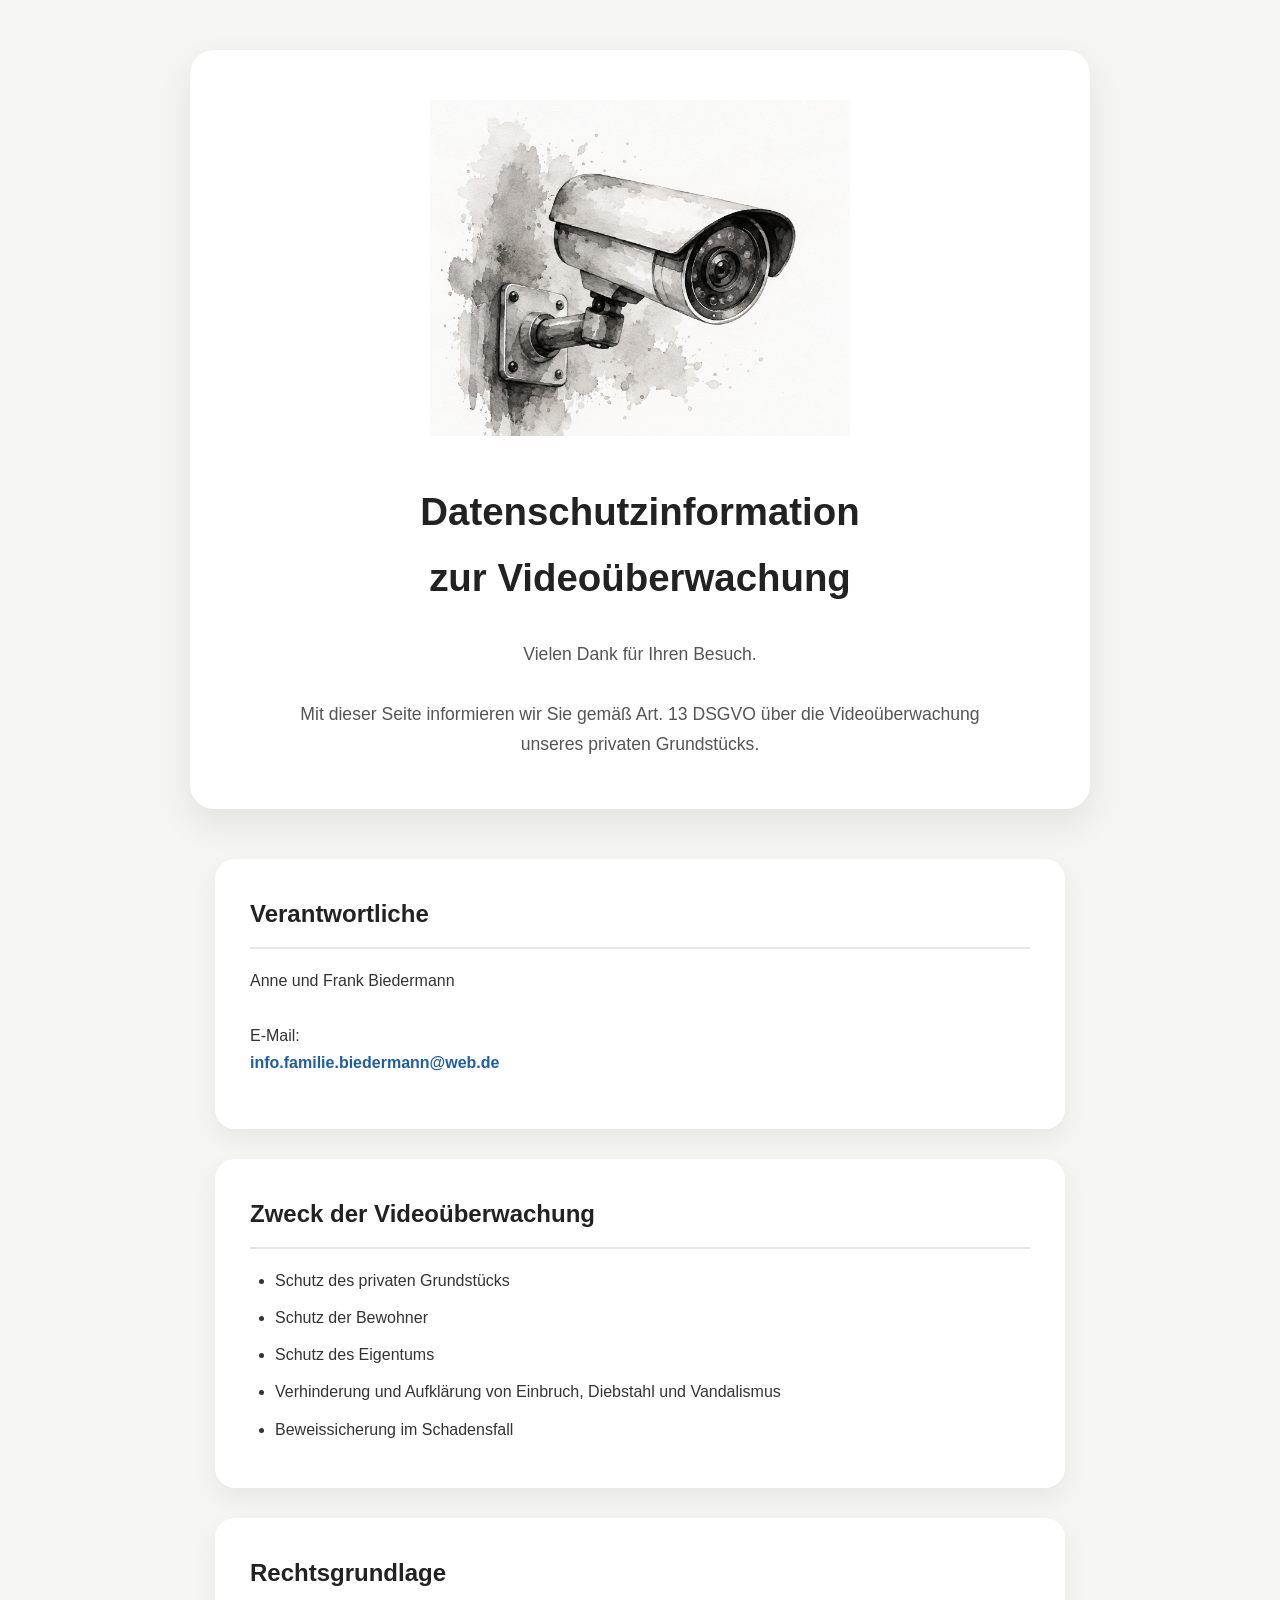
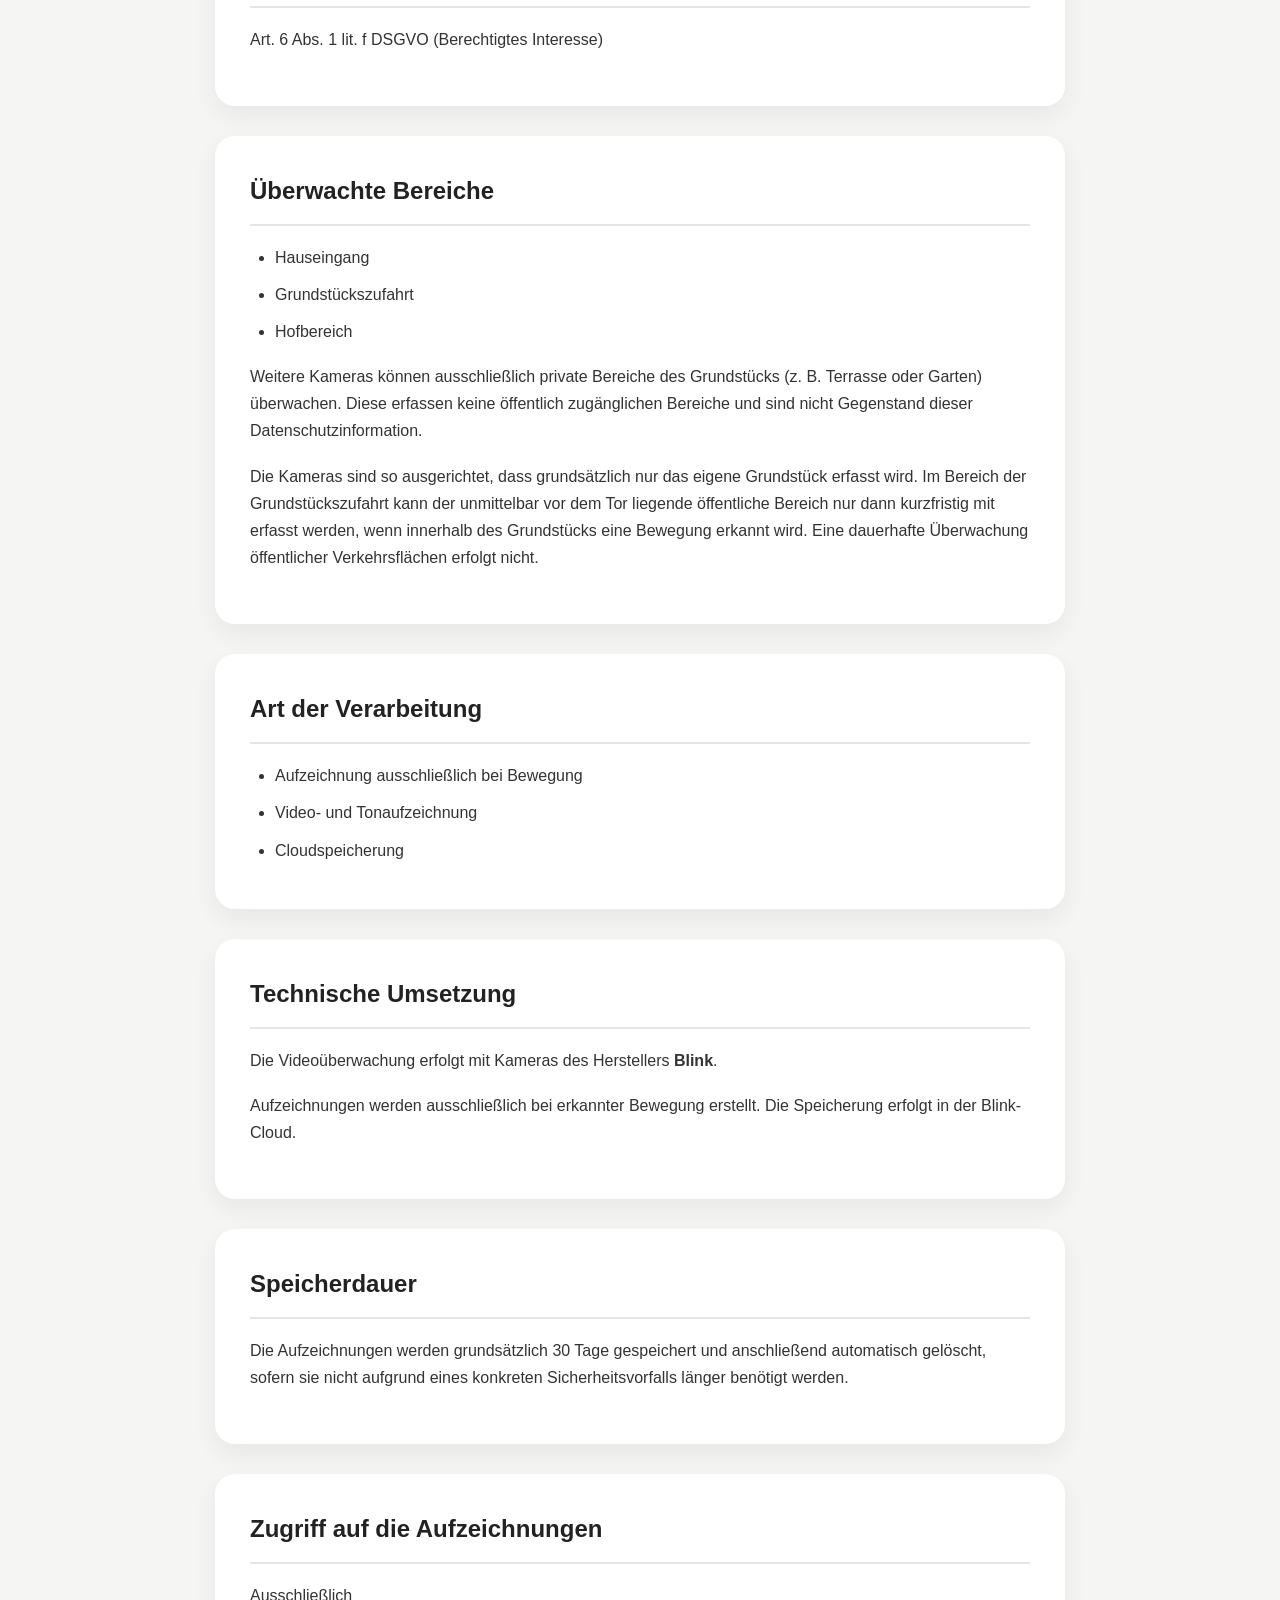
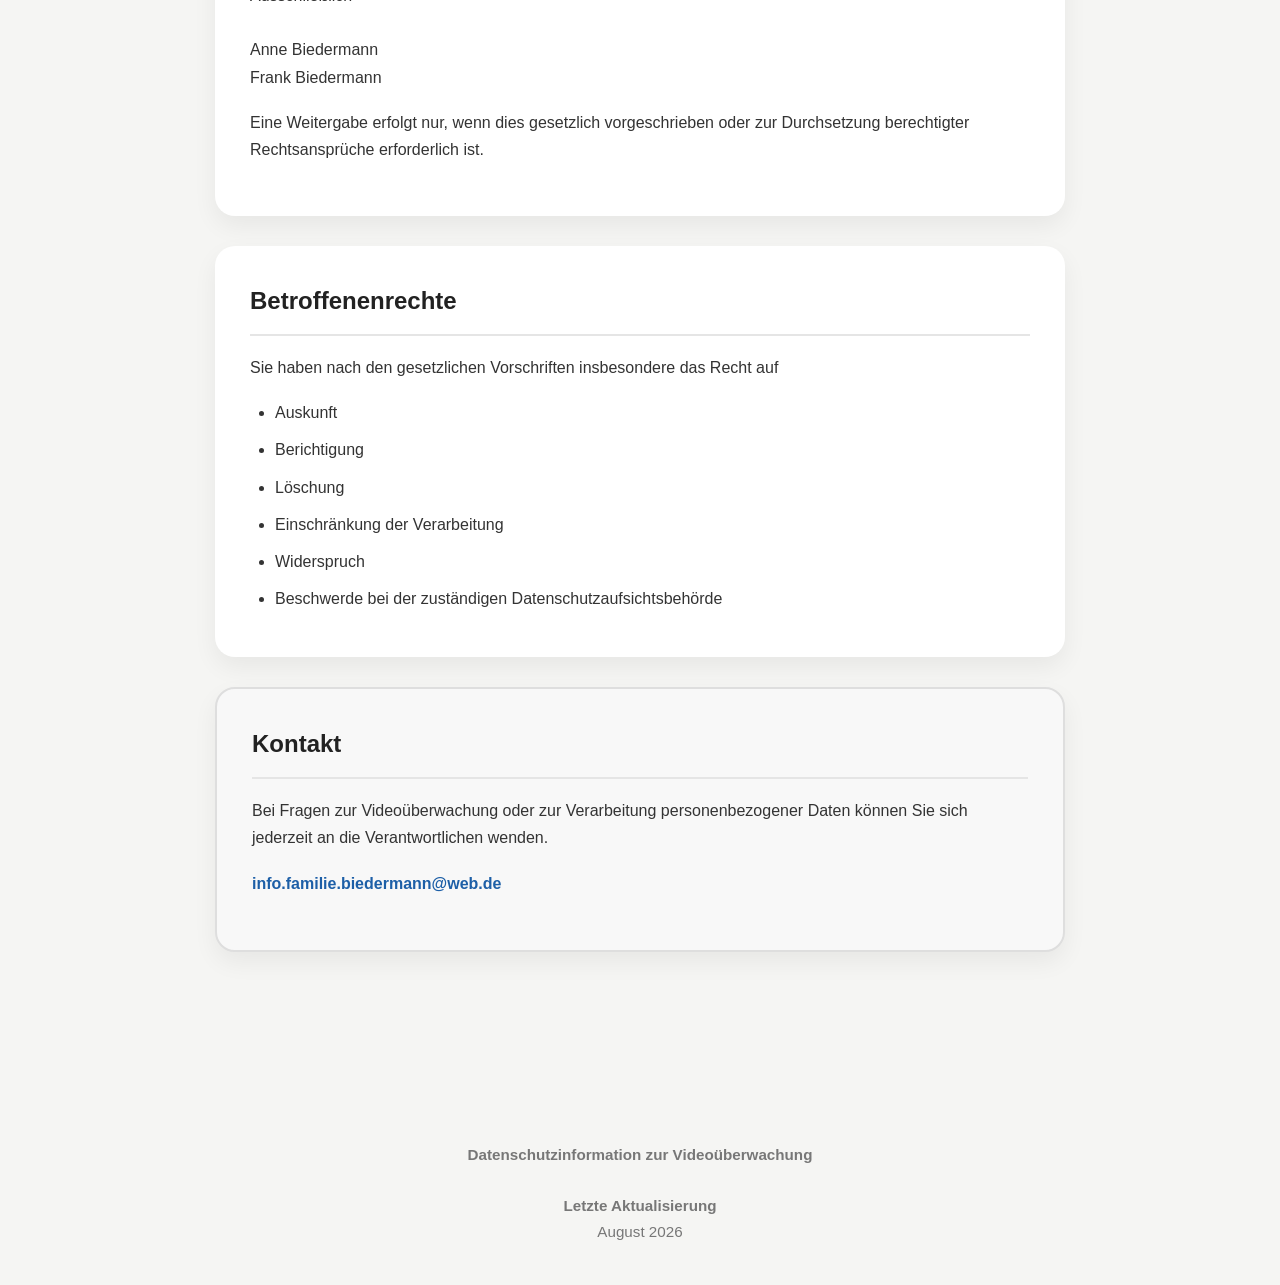
<file: index.html>
<!DOCTYPE html>
<html lang="de">
<head>
<meta charset="UTF-8">
<meta name="viewport" content="width=device-width, initial-scale=1.0">

<title>Datenschutzinformation zur Videoüberwachung</title>

<meta name="description"
content="Datenschutzinformation gemäß Art. 13 DSGVO zur Videoüberwachung eines Privatgrundstücks.">

<link rel="stylesheet" href="style.css">
<link rel="icon" type="image/x-icon" href="favicon.ico">
<link rel="icon" type="image/png" sizes="32x32" href="favicon-32x32.png">
<link rel="icon" type="image/png" sizes="16x16" href="favicon-16x16.png">
<link rel="apple-touch-icon" sizes="180x180" href="apple-touch-icon.png">
<link rel="manifest" href="site.webmanifest">
    
</head>

<body>

<header class="hero">

    <img src="bilder/kamera-aquarell.png"
         alt="Aquarellzeichnung einer Überwachungskamera"
         class="kamera">

    <h1>Datenschutzinformation<br>zur Videoüberwachung</h1>

    <p class="einleitung">
        Vielen Dank für Ihren Besuch.
        <br><br>
        Mit dieser Seite informieren wir Sie gemäß Art. 13 DSGVO
        über die Videoüberwachung unseres privaten Grundstücks.
    </p>

</header>

<main>

<section class="karte">

<h2>Verantwortliche</h2>

<p>

Anne und Frank Biedermann

<br><br>

E-Mail:

<br>

<a href="mailto:info.familie.biedermann@web.de">
info.familie.biedermann@web.de
</a>

</p>

</section>



<section class="karte">

<h2>Zweck der Videoüberwachung</h2>

<ul>

<li>Schutz des privaten Grundstücks</li>

<li>Schutz der Bewohner</li>

<li>Schutz des Eigentums</li>

<li>Verhinderung und Aufklärung von Einbruch, Diebstahl und Vandalismus</li>

<li>Beweissicherung im Schadensfall</li>

</ul>

</section>



<section class="karte">

<h2>Rechtsgrundlage</h2>

<p>

Art. 6 Abs. 1 lit. f DSGVO

(Berechtigtes Interesse)

</p>

</section>



<section class="karte">

<h2>Überwachte Bereiche</h2>

<ul>

<li>Hauseingang</li>

<li>Grundstückszufahrt</li>

<li>Hofbereich</li>

</ul>

<p>

<p>

Weitere Kameras können ausschließlich private Bereiche des Grundstücks (z. B. Terrasse oder Garten) überwachen. Diese erfassen keine öffentlich zugänglichen Bereiche und sind nicht Gegenstand dieser Datenschutzinformation.

</p>

</p>

<p>

Die Kameras sind so ausgerichtet,
dass grundsätzlich nur das eigene Grundstück
erfasst wird.

Im Bereich der Grundstückszufahrt kann
der unmittelbar vor dem Tor liegende
öffentliche Bereich nur dann kurzfristig
mit erfasst werden,
wenn innerhalb des Grundstücks
eine Bewegung erkannt wird.

Eine dauerhafte Überwachung öffentlicher
Verkehrsflächen erfolgt nicht.

</p>

</section>



<section class="karte">

<h2>Art der Verarbeitung</h2>

<ul>

<li>Aufzeichnung ausschließlich bei Bewegung</li>

<li>Video- und Tonaufzeichnung</li>

<li>Cloudspeicherung</li>

</ul>

</section>

<section class="karte">

<h2>Technische Umsetzung</h2>

<p>
Die Videoüberwachung erfolgt mit Kameras des Herstellers <strong>Blink</strong>.
</p>

<p>
Aufzeichnungen werden ausschließlich bei erkannter Bewegung erstellt. Die Speicherung erfolgt in der Blink-Cloud.
</p>

</section>


 
<section class="karte">

<h2>Speicherdauer</h2>

<p>

Die Aufzeichnungen werden
grundsätzlich 30 Tage gespeichert
und anschließend automatisch gelöscht,
sofern sie nicht aufgrund eines
konkreten Sicherheitsvorfalls
länger benötigt werden.

</p>

</section>



<section class="karte">

<h2>Zugriff auf die Aufzeichnungen</h2>

<p>

Ausschließlich

<br><br>

Anne Biedermann

<br>

Frank Biedermann

</p>

<p>

Eine Weitergabe erfolgt nur,
wenn dies gesetzlich vorgeschrieben
oder zur Durchsetzung berechtigter
Rechtsansprüche erforderlich ist.

</p>

</section>



<section class="karte">

<h2>Betroffenenrechte</h2>

<p>

Sie haben nach den gesetzlichen
Vorschriften insbesondere das Recht auf

</p>

<ul>

<li>Auskunft</li>

<li>Berichtigung</li>

<li>Löschung</li>

<li>Einschränkung der Verarbeitung</li>

<li>Widerspruch</li>

<li>Beschwerde bei der zuständigen Datenschutzaufsichtsbehörde</li>

</ul>

</section>



<section class="karte kontakt">

<h2>Kontakt</h2>

<p>

Bei Fragen zur Videoüberwachung
oder zur Verarbeitung personenbezogener Daten
können Sie sich jederzeit
an die Verantwortlichen wenden.

</p>

<p>

<a href="mailto:info.familie.biedermann@web.de">

info.familie.biedermann@web.de

</a>

</p>

</section>

</main>



<footer>

<strong>Datenschutzinformation zur Videoüberwachung</strong>
    
<br><br>

<p><strong>Letzte Aktualisierung</strong></p>
    
<p>
August 2026
</p>

</footer>

</body>

</html>
</file>
<file: style.css>
/* =====================================================
   Datenschutzinformation zur Videoüberwachung
   Familie Biedermann
   Version 1.0
===================================================== */

*{
    margin:0;
    padding:0;
    box-sizing:border-box;
}

html{
    scroll-behavior:smooth;
}

body{

    font-family:
    "Segoe UI",
    Arial,
    Helvetica,
    sans-serif;

    background:#f5f5f3;

    color:#333;

    line-height:1.7;

}


/* ===========================
        Hero
=========================== */

.hero{

    max-width:900px;

    margin:50px auto;

    padding:50px;

    background:white;

    border-radius:24px;

    box-shadow:
    0 15px 35px rgba(0,0,0,.08);

    text-align:center;

}


.kamera{

    width:100%;

    max-width:420px;

    margin-bottom:35px;

}


.hero h1{

    font-size:2.4rem;

    margin-bottom:30px;

    color:#222;

}


.einleitung{

    max-width:720px;

    margin:auto;

    font-size:1.1rem;

    color:#555;

}


/* ===========================
        Karten
=========================== */

main{

    max-width:900px;

    margin:auto;

    padding:0 25px 60px;

}


.karte{

    background:white;

    border-radius:20px;

    padding:35px;

    margin-bottom:30px;

    box-shadow:
    0 10px 25px rgba(0,0,0,.06);

}


.karte h2{

    color:#222;

    font-size:1.5rem;

    margin-bottom:18px;

    padding-bottom:12px;

    border-bottom:2px solid #e5e5e5;

}


.karte p{

    margin-bottom:18px;

}


.karte ul{

    margin-left:25px;

}


.karte li{

    margin-bottom:10px;

}


/* ===========================
        Links
=========================== */

a{

    color:#1d5fa7;

    text-decoration:none;

    font-weight:600;

}


a:hover{

    text-decoration:underline;

}


/* ===========================
        Kontaktkarte
=========================== */

.kontakt{

    background:#f8f8f8;

    border:2px solid #dedede;

}


/* ===========================
        Footer
=========================== */

footer{

    margin-top:60px;

    padding:40px;

    text-align:center;

    color:#777;

    font-size:.95rem;

}


/* ===========================
        Mobile
=========================== */

@media(max-width:700px){

.hero{

    margin:20px;

    padding:25px;

}

.hero h1{

    font-size:1.8rem;

}

.karte{

    padding:25px;

}

.karte h2{

    font-size:1.3rem;

}

.einleitung{

    font-size:1rem;

}

}

/* ===================================
            Button
=================================== */

.button{

display:inline-block;

padding:14px 28px;

background:#444;

color:white;

border-radius:10px;

text-decoration:none;

font-weight:600;

transition:.25s;

}

.button:hover{

background:#222;

color:white;

}

.kontakt-hinweis{

    margin-top:30px;

    margin-bottom:30px;

    text-align:center;

    color:#666;

    font-size:0.95rem;

    font-style:italic;

}

.footer-ueberschrift {

    font-size: 1.2rem;

    font-weight: 600;

    margin-top: 20px;

    margin-bottom: 8px;

    color: #555;

}
</file>
